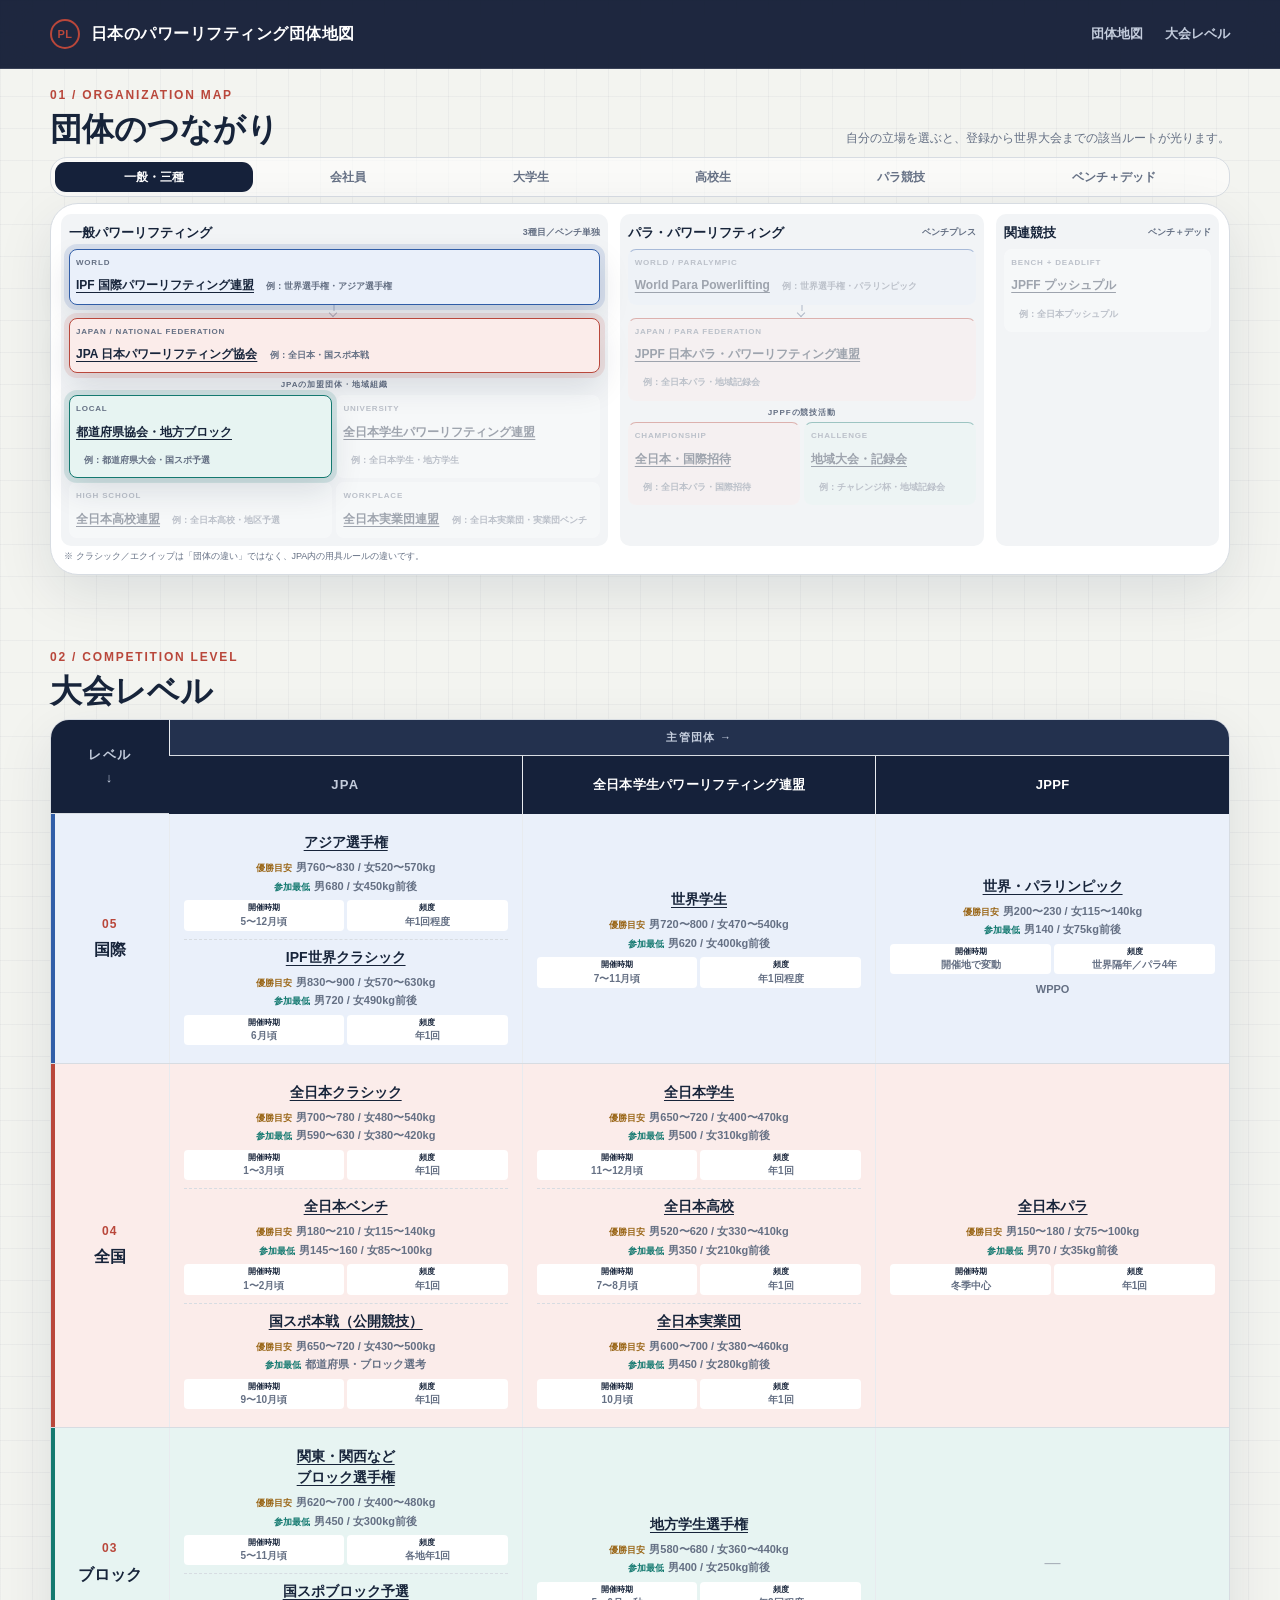
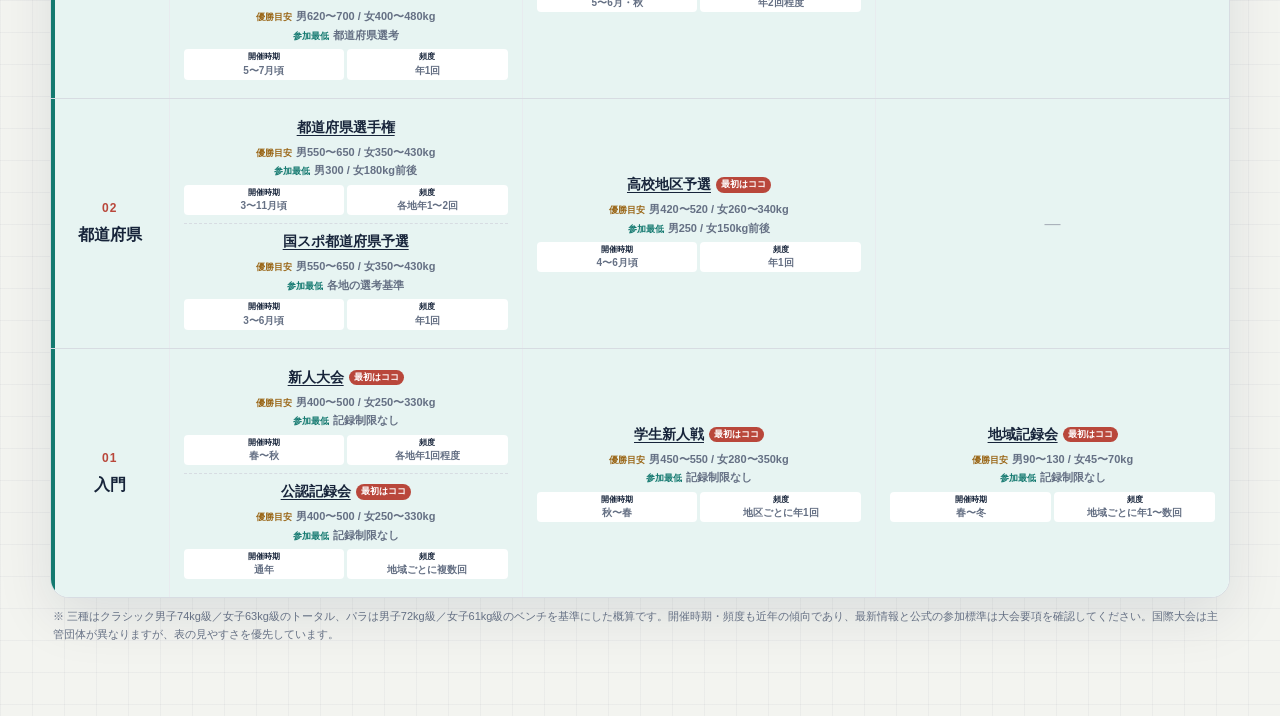
<file: index.html>
<!doctype html>
<html lang="ja">
<head>
  <meta charset="utf-8">
  <meta name="viewport" content="width=device-width, initial-scale=1">
  <meta name="description" content="日本のパワーリフティング協会・連盟の役割と大会を、一目で理解できる図解ページです。">
  <title>日本のパワーリフティング団体地図</title>
  <link rel="stylesheet" href="styles.css">
</head>
<body id="top">
  <header class="site-header">
    <div class="page-shell header-inner">
      <a class="brand" href="#top" aria-label="ページ上部へ">
        <span class="brand-mark" aria-hidden="true">PL</span>
        日本のパワーリフティング団体地図
      </a>
      <nav class="header-nav" aria-label="ページ内ナビゲーション">
        <a href="#map">団体地図</a>
        <a href="#events">大会レベル</a>
      </nav>
    </div>
  </header>

  <main class="page-shell">
    <section id="map" aria-labelledby="map-title">
      <div class="section-heading">
        <div>
          <span class="section-number">01 / ORGANIZATION MAP</span>
          <h1 id="map-title">団体のつながり</h1>
        </div>
        <p class="section-note">自分の立場を選ぶと、登録から世界大会までの該当ルートが光ります。</p>
      </div>

      <div class="route-picker" role="group" aria-label="立場を選択">
        <button class="route-button" type="button" data-profile="general" aria-pressed="true">一般・三種</button>
        <button class="route-button" type="button" data-profile="company" aria-pressed="false">会社員</button>
        <button class="route-button" type="button" data-profile="student" aria-pressed="false">大学生</button>
        <button class="route-button" type="button" data-profile="highschool" aria-pressed="false">高校生</button>
        <button class="route-button" type="button" data-profile="para" aria-pressed="false">パラ競技</button>
        <button class="route-button" type="button" data-profile="pushpull" aria-pressed="false">ベンチ＋デッド</button>
      </div>

      <div class="map-panel">
        <div class="ecosystem-grid">
          <article class="ecosystem" aria-labelledby="general-ecosystem-title">
            <div class="ecosystem-label">
              <h3 id="general-ecosystem-title">一般パワーリフティング</h3>
              <span>3種目／ベンチ単独</span>
            </div>
            <div class="node world-node scope-world" data-node="ipf">
              <small>WORLD</small>
              <a class="node-link" href="https://www.powerlifting.sport/" target="_blank" rel="noreferrer"><strong>IPF 国際パワーリフティング連盟</strong></a>
              <span class="node-examples">例：世界選手権・アジア選手権</span>
              <p>世界・アジア選手権を運営する国際団体</p>
            </div>
            <div class="vertical-link" aria-hidden="true"></div>
            <div class="node national-node scope-national" data-node="jpa">
              <small>JAPAN / NATIONAL FEDERATION</small>
              <a class="node-link" href="https://www.jpa-powerlifting.or.jp/" target="_blank" rel="noreferrer" data-jump-profile="general"><strong>JPA 日本パワーリフティング協会</strong></a>
              <span class="node-examples">例：全日本・国スポ本戦</span>
              <p>国内ルール、日本記録、全日本大会、日本代表を統括</p>
            </div>
            <p class="branch-label">JPAの加盟団体・地域組織</p>
            <div class="branch-grid">
              <div class="node scope-local" data-node="local">
                <small>LOCAL</small>
                <a class="node-link" href="https://www.jpa-powerlifting.or.jp/overview.php" target="_blank" rel="noreferrer" data-jump-profile="general"><strong>都道府県協会・地方ブロック</strong></a>
                <span class="node-examples">例：都道府県大会・国スポ予選</span>
                <p>一般選手の登録窓口。地方大会や公認記録会を開催</p>
              </div>
              <div class="node scope-mixed" data-node="student">
                <small>UNIVERSITY</small>
                <a class="node-link" href="https://pando.life/@foo1vvbly2" target="_blank" rel="noreferrer" data-jump-profile="student"><strong>全日本学生パワーリフティング連盟</strong></a>
                <span class="node-examples">例：全日本学生・地方学生</span>
                <p>大学部活、地方学連、インカレを担当</p>
              </div>
              <div class="node scope-mixed" data-node="highschool">
                <small>HIGH SCHOOL</small>
                <a class="node-link" href="https://power-high.sakura.ne.jp/" target="_blank" rel="noreferrer" data-jump-profile="highschool"><strong>全日本高校連盟</strong></a>
                <span class="node-examples">例：全日本高校・地区予選</span>
                <p>高校生の全国大会・選抜大会を担当</p>
              </div>
              <div class="node scope-mixed" data-node="company">
                <small>WORKPLACE</small>
                <a class="node-link" href="https://jitsugyoudanpower.wixsite.com/my-site" target="_blank" rel="noreferrer" data-jump-profile="company"><strong>全日本実業団連盟</strong></a>
                <span class="node-examples">例：全日本実業団・実業団ベンチ</span>
                <p>会社単位の個人戦・団体戦を担当</p>
              </div>
            </div>
          </article>

          <article class="ecosystem para" aria-labelledby="para-ecosystem-title">
            <div class="ecosystem-label">
              <h3 id="para-ecosystem-title">パラ・パワーリフティング</h3>
              <span>ベンチプレス</span>
            </div>
            <div class="node world-node scope-world" data-node="wppo">
              <small>WORLD / PARALYMPIC</small>
              <a class="node-link" href="https://www.paralympic.org/powerlifting" target="_blank" rel="noreferrer"><strong>World Para Powerlifting</strong></a>
              <span class="node-examples">例：世界選手権・パラリンピック</span>
              <p>パラリンピックにつながる世界競技組織</p>
            </div>
            <div class="vertical-link" aria-hidden="true"></div>
            <div class="node para-node scope-national" data-node="jppf">
              <small>JAPAN / PARA FEDERATION</small>
              <a class="node-link" href="https://jppf.jp/" target="_blank" rel="noreferrer" data-jump-profile="para"><strong>JPPF 日本パラ・パワーリフティング連盟</strong></a>
              <span class="node-examples">例：全日本パラ・地域記録会</span>
              <p>対象は下肢障がい・低身長の選手など。国内大会と代表強化を統括</p>
            </div>
            <p class="branch-label">JPPFの競技活動</p>
            <div class="branch-grid">
              <div class="node scope-national" data-node="para-national">
                <small>CHAMPIONSHIP</small>
                <a class="node-link" href="https://jppf.jp/game" target="_blank" rel="noreferrer"><strong>全日本・国際招待</strong></a>
                <span class="node-examples">例：全日本パラ・国際招待</span>
                <p>国内最高レベルと日本代表選考</p>
              </div>
              <div class="node scope-local" data-node="para-local">
                <small>CHALLENGE</small>
                <a class="node-link" href="https://jppf.jp/game" target="_blank" rel="noreferrer"><strong>地域大会・記録会</strong></a>
                <span class="node-examples">例：チャレンジ杯・地域記録会</span>
                <p>チャレンジカップ、オープン大会など</p>
              </div>
            </div>
          </article>

          <aside class="ecosystem related-ecosystem" aria-labelledby="related-ecosystem-title">
            <div class="ecosystem-label">
              <h3 id="related-ecosystem-title">関連競技</h3>
              <span>ベンチ＋デッド</span>
            </div>
            <div class="node scope-mixed" data-node="jpff">
              <small>BENCH + DEADLIFT</small>
              <a class="node-link" href="https://push-pull.wixsite.com/jpff" target="_blank" rel="noreferrer" data-jump-profile="pushpull"><strong>JPFF プッシュプル</strong></a>
              <span class="node-examples">例：全日本プッシュプル</span>
              <p>スクワットを行わない二種目競技</p>
            </div>
          </aside>
        </div>
        <p class="map-caption">※ クラシック／エクイップは「団体の違い」ではなく、JPA内の用具ルールの違いです。</p>
      </div>
    </section>

    <section class="section-block" id="events" aria-labelledby="events-title">
      <div class="section-heading">
        <div>
          <span class="section-number">02 / COMPETITION LEVEL</span>
          <h1 id="events-title">大会レベル</h1>
        </div>
      </div>

      <p class="scroll-hint" aria-hidden="true">← 横に見られます →</p>
      <div class="level-matrix-wrap">
        <table class="level-matrix">
          <caption class="sr-only">大会レベルと主管団体の対応表</caption>
          <thead>
            <tr>
              <th scope="col" rowspan="2">レベル<br>↓</th>
              <th scope="colgroup" colspan="3" class="axis-heading">主管団体 →</th>
            </tr>
            <tr>
              <th scope="col">JPA</th>
              <th scope="col">全日本学生パワーリフティング連盟</th>
              <th scope="col">JPPF</th>
            </tr>
          </thead>
          <tbody>
            <tr class="scope-world">
              <td class="level-cell"><span>05</span><strong>国際</strong></td>
              <td>
                <span class="meet"><a class="meet-link" href="https://www.powerlifting.sport/championships/calendar" target="_blank" rel="noreferrer">アジア選手権</a><span class="meet-records"><span><b class="win">優勝目安</b>男760〜830 / 女520〜570kg</span><span><b class="entry">参加最低</b>男680 / 女450kg前後</span></span><span class="meet-schedule"><span><b>開催時期</b>5〜12月頃</span><span><b>頻度</b>年1回程度</span></span></span>
                <span class="meet"><a class="meet-link" href="https://www.powerlifting.sport/championships/calendar" target="_blank" rel="noreferrer">IPF世界クラシック</a><span class="meet-records"><span><b class="win">優勝目安</b>男830〜900 / 女570〜630kg</span><span><b class="entry">参加最低</b>男720 / 女490kg前後</span></span><span class="meet-schedule"><span><b>開催時期</b>6月頃</span><span><b>頻度</b>年1回</span></span></span>
              </td>
              <td><span class="meet"><a class="meet-link" href="https://www.jpa-powerlifting.or.jp/championships.php" target="_blank" rel="noreferrer">世界学生</a><span class="meet-records"><span><b class="win">優勝目安</b>男720〜800 / 女470〜540kg</span><span><b class="entry">参加最低</b>男620 / 女400kg前後</span></span><span class="meet-schedule"><span><b>開催時期</b>7〜11月頃</span><span><b>頻度</b>年1回程度</span></span></span></td>
              <td><span class="meet"><a class="meet-link" href="https://jppf.jp/index/page/id/177" target="_blank" rel="noreferrer">世界・パラリンピック</a><span class="meet-records"><span><b class="win">優勝目安</b>男200〜230 / 女115〜140kg</span><span><b class="entry">参加最低</b>男140 / 女75kg前後</span></span><span class="meet-schedule"><span><b>開催時期</b>開催地で変動</span><span><b>頻度</b>世界隔年／パラ4年</span></span></span><span class="meet-owner">WPPO</span></td>
            </tr>
            <tr class="scope-national">
              <td class="level-cell"><span>04</span><strong>全国</strong></td>
              <td>
                <span class="meet"><a class="meet-link" href="https://www.jpa-powerlifting.or.jp/championships.php" target="_blank" rel="noreferrer">全日本クラシック</a><span class="meet-records"><span><b class="win">優勝目安</b>男700〜780 / 女480〜540kg</span><span><b class="entry">参加最低</b>男590〜630 / 女380〜420kg</span></span><span class="meet-schedule"><span><b>開催時期</b>1〜3月頃</span><span><b>頻度</b>年1回</span></span></span>
                <span class="meet"><a class="meet-link" href="https://www.jpa-powerlifting.or.jp/championships.php" target="_blank" rel="noreferrer">全日本ベンチ</a><span class="meet-records"><span><b class="win">優勝目安</b>男180〜210 / 女115〜140kg</span><span><b class="entry">参加最低</b>男145〜160 / 女85〜100kg</span></span><span class="meet-schedule"><span><b>開催時期</b>1〜2月頃</span><span><b>頻度</b>年1回</span></span></span>
                <span class="meet"><a class="meet-link" href="https://ros-cdn.s3.ap-northeast-1.amazonaws.com/hp/img/ros_keiyaku/18309/aomori_spo_youkou.pdf" target="_blank" rel="noreferrer">国スポ本戦（公開競技）</a><span class="meet-records"><span><b class="win">優勝目安</b>男650〜720 / 女430〜500kg</span><span><b class="entry">参加最低</b>都道府県・ブロック選考</span></span><span class="meet-schedule"><span><b>開催時期</b>9〜10月頃</span><span><b>頻度</b>年1回</span></span></span>
              </td>
              <td>
                <span class="meet"><a class="meet-link" href="https://pando.life/@foo1vvbly2/article" target="_blank" rel="noreferrer">全日本学生</a><span class="meet-records"><span><b class="win">優勝目安</b>男650〜720 / 女400〜470kg</span><span><b class="entry">参加最低</b>男500 / 女310kg前後</span></span><span class="meet-schedule"><span><b>開催時期</b>11〜12月頃</span><span><b>頻度</b>年1回</span></span></span>
                <span class="meet"><a class="meet-link" href="https://power-high.sakura.ne.jp/taikai.html" target="_blank" rel="noreferrer">全日本高校</a><span class="meet-records"><span><b class="win">優勝目安</b>男520〜620 / 女330〜410kg</span><span><b class="entry">参加最低</b>男350 / 女210kg前後</span></span><span class="meet-schedule"><span><b>開催時期</b>7〜8月頃</span><span><b>頻度</b>年1回</span></span></span>
                <span class="meet"><a class="meet-link" href="https://jitsugyoudanpower.wixsite.com/my-site/%E8%A4%87%E8%A3%BD-%E5%A4%A7%E4%BC%9A%E6%83%85%E5%A0%B1-2" target="_blank" rel="noreferrer">全日本実業団</a><span class="meet-records"><span><b class="win">優勝目安</b>男600〜700 / 女380〜460kg</span><span><b class="entry">参加最低</b>男450 / 女280kg前後</span></span><span class="meet-schedule"><span><b>開催時期</b>10月頃</span><span><b>頻度</b>年1回</span></span></span>
              </td>
              <td><span class="meet"><a class="meet-link" href="https://jppf.jp/game" target="_blank" rel="noreferrer">全日本パラ</a><span class="meet-records"><span><b class="win">優勝目安</b>男150〜180 / 女75〜100kg</span><span><b class="entry">参加最低</b>男70 / 女35kg前後</span></span><span class="meet-schedule"><span><b>開催時期</b>冬季中心</span><span><b>頻度</b>年1回</span></span></span></td>
            </tr>
            <tr class="scope-local">
              <td class="level-cell"><span>03</span><strong>ブロック</strong></td>
              <td>
                <span class="meet"><a class="meet-link" href="prefectures.html?type=block">関東・関西など<br>ブロック選手権</a><span class="meet-records"><span><b class="win">優勝目安</b>男620〜700 / 女400〜480kg</span><span><b class="entry">参加最低</b>男450 / 女300kg前後</span></span><span class="meet-schedule"><span><b>開催時期</b>5〜11月頃</span><span><b>頻度</b>各地年1回</span></span></span>
                <span class="meet"><a class="meet-link" href="prefectures.html?type=kokuspo-block">国スポブロック予選</a><span class="meet-records"><span><b class="win">優勝目安</b>男620〜700 / 女400〜480kg</span><span><b class="entry">参加最低</b>都道府県選考</span></span><span class="meet-schedule"><span><b>開催時期</b>5〜7月頃</span><span><b>頻度</b>年1回</span></span></span>
              </td>
              <td><span class="meet"><a class="meet-link" href="https://pando.life/@foo1vvbly2/article" target="_blank" rel="noreferrer">地方学生選手権</a><span class="meet-records"><span><b class="win">優勝目安</b>男580〜680 / 女360〜440kg</span><span><b class="entry">参加最低</b>男400 / 女250kg前後</span></span><span class="meet-schedule"><span><b>開催時期</b>5〜6月・秋</span><span><b>頻度</b>年2回程度</span></span></span></td>
              <td><span class="empty">—</span></td>
            </tr>
            <tr class="scope-local">
              <td class="level-cell"><span>02</span><strong>都道府県</strong></td>
              <td>
                <span class="meet"><a class="meet-link" href="prefectures.html?type=championship">都道府県選手権</a><span class="meet-records"><span><b class="win">優勝目安</b>男550〜650 / 女350〜430kg</span><span><b class="entry">参加最低</b>男300 / 女180kg前後</span></span><span class="meet-schedule"><span><b>開催時期</b>3〜11月頃</span><span><b>頻度</b>各地年1〜2回</span></span></span>
                <span class="meet"><a class="meet-link" href="prefectures.html?type=kokuspo">国スポ都道府県予選</a><span class="meet-records"><span><b class="win">優勝目安</b>男550〜650 / 女350〜430kg</span><span><b class="entry">参加最低</b>各地の選考基準</span></span><span class="meet-schedule"><span><b>開催時期</b>3〜6月頃</span><span><b>頻度</b>年1回</span></span></span>
              </td>
              <td><span class="meet"><a class="meet-link" href="https://power-high.sakura.ne.jp/taikai.html" target="_blank" rel="noreferrer">高校地区予選</a><span class="first-badge">最初はココ</span><span class="meet-records"><span><b class="win">優勝目安</b>男420〜520 / 女260〜340kg</span><span><b class="entry">参加最低</b>男250 / 女150kg前後</span></span><span class="meet-schedule"><span><b>開催時期</b>4〜6月頃</span><span><b>頻度</b>年1回</span></span></span></td>
              <td><span class="empty">—</span></td>
            </tr>
            <tr class="scope-local">
              <td class="level-cell"><span>01</span><strong>入門</strong></td>
              <td>
                <span class="meet"><a class="meet-link" href="prefectures.html?type=rookie">新人大会</a><span class="first-badge">最初はココ</span><span class="meet-records"><span><b class="win">優勝目安</b>男400〜500 / 女250〜330kg</span><span><b class="entry">参加最低</b>記録制限なし</span></span><span class="meet-schedule"><span><b>開催時期</b>春〜秋</span><span><b>頻度</b>各地年1回程度</span></span></span>
                <span class="meet"><a class="meet-link" href="prefectures.html?type=record">公認記録会</a><span class="first-badge">最初はココ</span><span class="meet-records"><span><b class="win">優勝目安</b>男400〜500 / 女250〜330kg</span><span><b class="entry">参加最低</b>記録制限なし</span></span><span class="meet-schedule"><span><b>開催時期</b>通年</span><span><b>頻度</b>地域ごとに複数回</span></span></span>
              </td>
              <td><span class="meet"><a class="meet-link" href="https://pando.life/@foo1vvbly2/article" target="_blank" rel="noreferrer">学生新人戦</a><span class="first-badge">最初はココ</span><span class="meet-records"><span><b class="win">優勝目安</b>男450〜550 / 女280〜350kg</span><span><b class="entry">参加最低</b>記録制限なし</span></span><span class="meet-schedule"><span><b>開催時期</b>秋〜春</span><span><b>頻度</b>地区ごとに年1回</span></span></span></td>
              <td><span class="meet"><a class="meet-link" href="https://jppf.jp/game" target="_blank" rel="noreferrer">地域記録会</a><span class="first-badge">最初はココ</span><span class="meet-records"><span><b class="win">優勝目安</b>男90〜130 / 女45〜70kg</span><span><b class="entry">参加最低</b>記録制限なし</span></span><span class="meet-schedule"><span><b>開催時期</b>春〜冬</span><span><b>頻度</b>地域ごとに年1〜数回</span></span></span></td>
            </tr>
          </tbody>
        </table>
      </div>
      <p class="matrix-record-note">※ 三種はクラシック男子74kg級／女子63kg級のトータル、パラは男子72kg級／女子61kg級のベンチを基準にした概算です。開催時期・頻度も近年の傾向であり、最新情報と公式の参加標準は大会要項を確認してください。国際大会は主管団体が異なりますが、表の見やすさを優先しています。</p>

    </section>

  </main>

  <script src="script.js" defer></script>
</body>
</html>
</file>
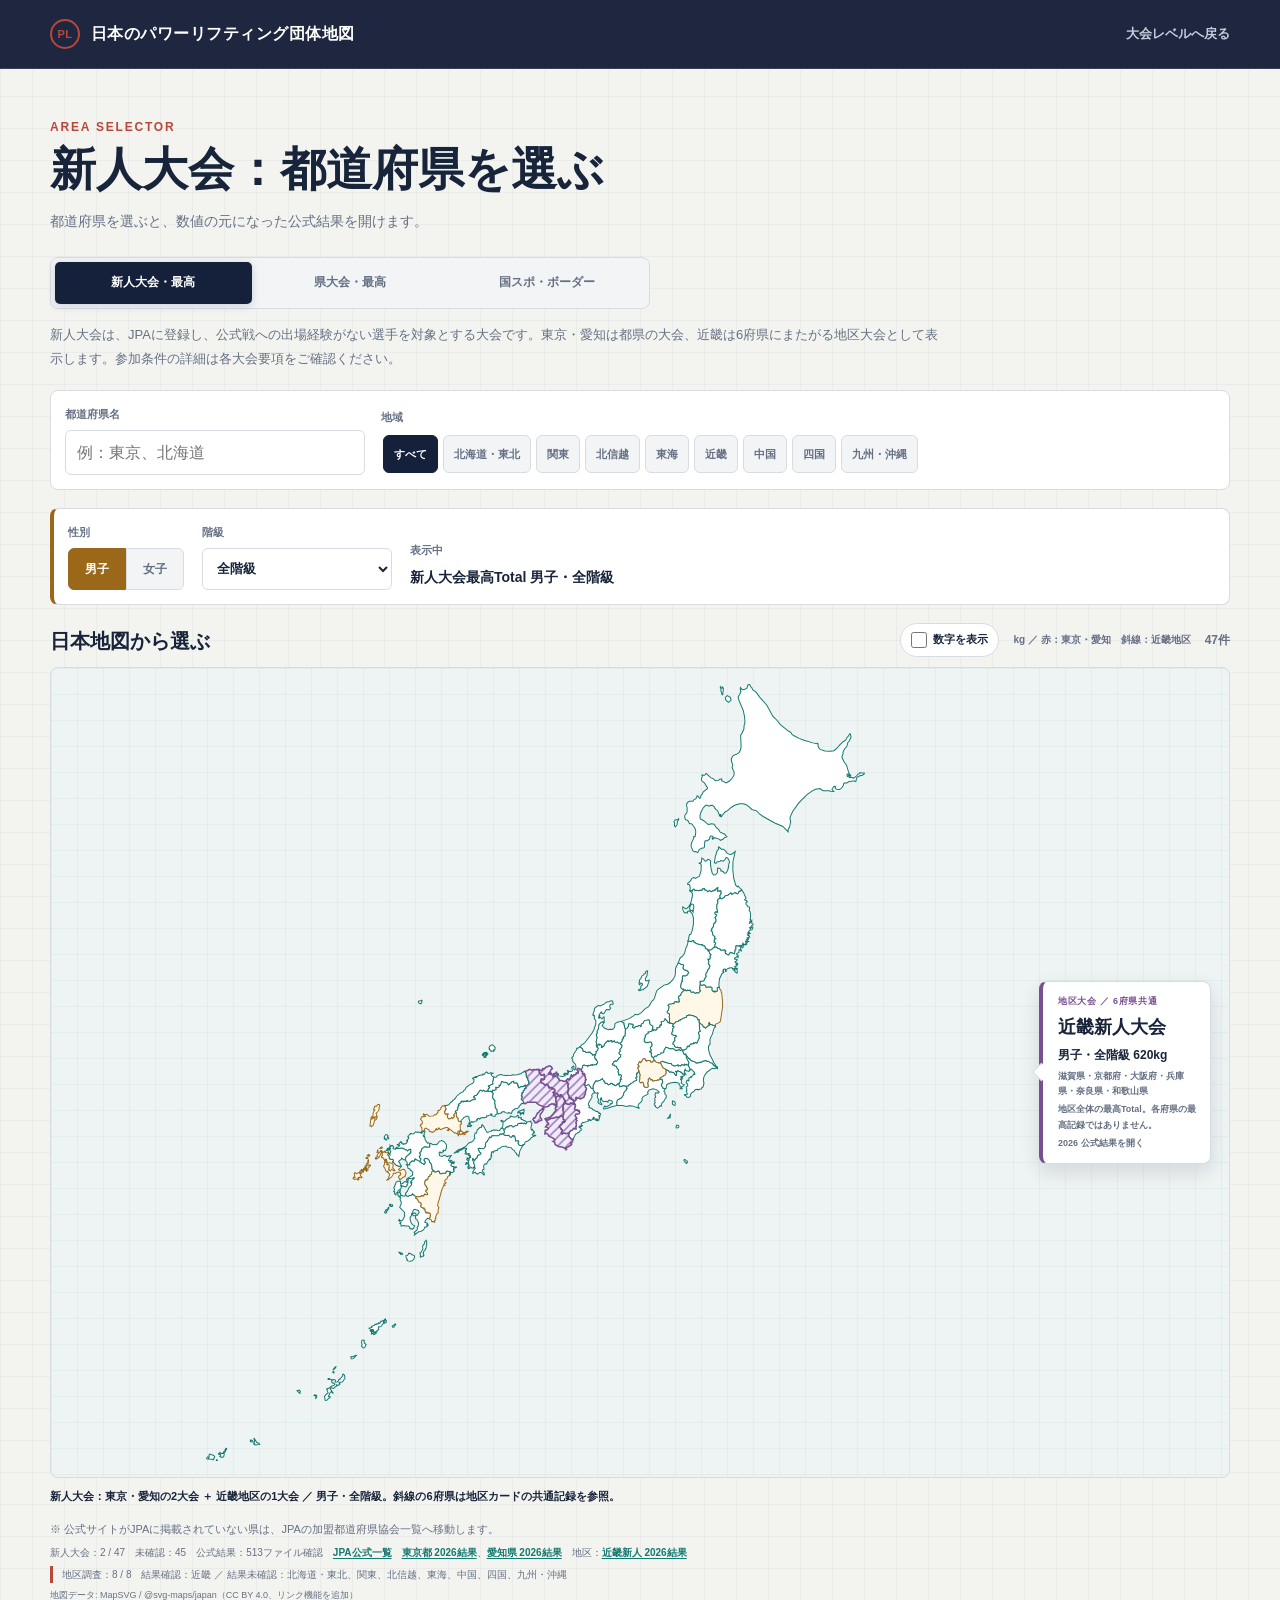
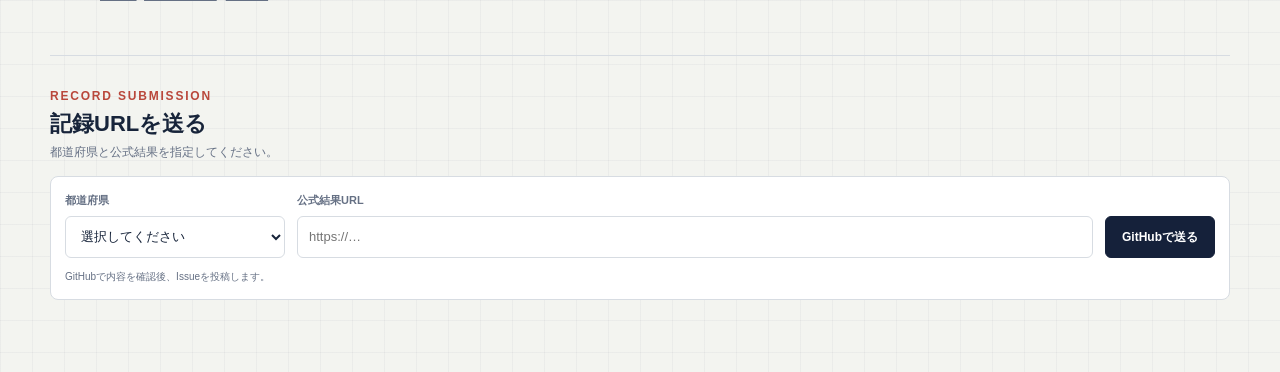
<file: prefectures.html>
<!doctype html>
<html lang="ja">
<head>
  <meta charset="utf-8">
  <meta name="viewport" content="width=device-width, initial-scale=1">
  <meta name="description" content="パワーリフティング大会の都道府県協会を選択するページです。">
  <title>都道府県を選ぶ｜日本のパワーリフティング団体地図</title>
  <link rel="stylesheet" href="styles.css?v=20260908-modes">
</head>
<body class="prefecture-page">
  <header class="site-header">
    <div class="page-shell header-inner">
      <a class="brand" href="index.html#top">
        <span class="brand-mark" aria-hidden="true">PL</span>
        日本のパワーリフティング団体地図
      </a>
      <nav class="header-nav" aria-label="ページナビゲーション">
        <a href="index.html#events">大会レベルへ戻る</a>
      </nav>
    </div>
  </header>

  <main class="page-shell prefecture-main">
    <section aria-labelledby="prefecture-title">
      <div class="prefecture-heading">
        <span class="section-number">AREA SELECTOR</span>
        <h1 id="prefecture-title">都道府県を選ぶ</h1>
        <p id="prefecture-description">最新の大会情報を確認する都道府県協会を選択してください。</p>
      </div>

      <nav class="record-version-switch" aria-label="表示する記録を切り替える">
        <a href="prefectures.html?type=rookie" data-meet-view="rookie">新人大会・最高</a>
        <a href="prefectures.html?type=championship" data-meet-view="championship">県大会・最高</a>
        <a href="prefectures.html?type=kokuspo" data-meet-view="kokuspo">国スポ・ボーダー</a>
      </nav>
      <p class="record-mode-description" id="record-mode-description"></p>

      <div class="prefecture-toolbar">
        <div class="prefecture-search">
          <label for="prefecture-search">都道府県名</label>
          <input id="prefecture-search" type="search" placeholder="例：東京、北海道" autocomplete="off">
        </div>
        <div>
          <span class="region-label">地域</span>
          <div class="region-picker" role="group" aria-label="地域で絞り込む">
            <button class="region-button" type="button" data-region="all" aria-pressed="true">すべて</button>
            <button class="region-button" type="button" data-region="北海道・東北" aria-pressed="false">北海道・東北</button>
            <button class="region-button" type="button" data-region="関東" aria-pressed="false">関東</button>
            <button class="region-button" type="button" data-region="北信越" aria-pressed="false">北信越</button>
            <button class="region-button" type="button" data-region="東海" aria-pressed="false">東海</button>
            <button class="region-button" type="button" data-region="近畿" aria-pressed="false">近畿</button>
            <button class="region-button" type="button" data-region="中国" aria-pressed="false">中国</button>
            <button class="region-button" type="button" data-region="四国" aria-pressed="false">四国</button>
            <button class="region-button" type="button" data-region="九州・沖縄" aria-pressed="false">九州・沖縄</button>
          </div>
        </div>
      </div>

      <div class="record-toolbar" id="record-toolbar" aria-label="記録の表示条件">
        <div class="record-control">
          <span class="record-control-label">性別</span>
          <div class="record-sex-picker" role="group" aria-label="性別を選ぶ">
            <button type="button" data-sex="men" aria-pressed="true">男子</button>
            <button type="button" data-sex="women" aria-pressed="false">女子</button>
          </div>
        </div>
        <label class="record-class-control" for="record-weight-class">
          <span>階級</span>
          <select id="record-weight-class"></select>
        </label>
        <div class="record-current">
          <span>表示中</span>
          <strong id="record-current-label" aria-live="polite">大会最高Total 男子・全階級</strong>
        </div>
      </div>

      <div class="prefecture-results-heading">
        <h2>日本地図から選ぶ</h2>
        <div class="map-result-meta">
          <label class="map-number-toggle" for="map-number-toggle">
            <input type="checkbox" id="map-number-toggle">
            <span>数字を表示</span>
          </label>
          <span class="record-unit" id="record-unit">kg</span>
          <span class="prefecture-count" id="prefecture-count" aria-live="polite"></span>
        </div>
      </div>
      <div class="japan-map-frame" id="japan-map-frame">
        <nav class="japan-map" id="prefecture-map" aria-label="都道府県協会の日本地図"></nav>
        <aside class="district-callouts" id="district-callouts" aria-label="地区大会の記録" hidden></aside>
        <div class="map-prefecture-name" id="map-prefecture-name" aria-live="polite"></div>
      </div>
      <p class="record-scope-note" id="record-scope-note">東京・愛知の2大会と近畿地区の1大会</p>
      <p class="prefecture-empty" id="prefecture-empty" aria-live="polite" hidden>該当する都道府県がありません。</p>
      <p class="prefecture-note">※ 公式サイトがJPAに掲載されていない県は、JPAの加盟都道府県協会一覧へ移動します。</p>
      <details class="record-detail-list" id="record-detail-list" hidden>
        <summary>都道府県別の記録・通過者・出典を一覧で確認</summary>
        <div class="record-table-scroll" tabindex="0" role="region" aria-label="国スポ選考記録一覧">
          <table>
            <caption id="record-table-caption"></caption>
            <thead><tr><th scope="col">都道府県</th><th scope="col">最低Total</th><th scope="col">選考通過者</th><th scope="col">出典</th></tr></thead>
            <tbody id="record-table-body"></tbody>
          </table>
        </div>
      </details>
      <p class="record-coverage" id="record-coverage"></p>
      <p class="district-coverage" id="district-coverage"></p>
      <p class="map-credit">地図データ: <a href="https://mapsvg.com/maps/japan" target="_blank" rel="noreferrer">MapSVG</a> / <a href="https://www.npmjs.com/package/@svg-maps/japan" target="_blank" rel="noreferrer">@svg-maps/japan</a>（<a href="https://creativecommons.org/licenses/by/4.0/" target="_blank" rel="noreferrer">CC BY 4.0</a>、リンク機能を追加）</p>
    </section>

    <section class="record-submission" aria-labelledby="record-submission-title">
      <div class="record-submission-heading">
        <span class="section-number">RECORD SUBMISSION</span>
        <h2 id="record-submission-title">記録URLを送る</h2>
        <p>都道府県と公式結果を指定してください。</p>
      </div>
      <form class="record-submission-form" id="record-submission-form" action="https://github.com/tomochi3/PL/issues/new" method="get" target="_blank">
        <label class="record-submission-field" for="submission-prefecture">
          <span>都道府県</span>
          <select id="submission-prefecture" name="prefecture" required>
            <option value="">選択してください</option>
            <option value="北海道">北海道</option>
            <option value="青森県">青森県</option>
            <option value="岩手県">岩手県</option>
            <option value="宮城県">宮城県</option>
            <option value="秋田県">秋田県</option>
            <option value="山形県">山形県</option>
            <option value="福島県">福島県</option>
            <option value="茨城県">茨城県</option>
            <option value="栃木県">栃木県</option>
            <option value="群馬県">群馬県</option>
            <option value="埼玉県">埼玉県</option>
            <option value="千葉県">千葉県</option>
            <option value="東京都">東京都</option>
            <option value="神奈川県">神奈川県</option>
            <option value="山梨県">山梨県</option>
            <option value="新潟県">新潟県</option>
            <option value="富山県">富山県</option>
            <option value="石川県">石川県</option>
            <option value="福井県">福井県</option>
            <option value="長野県">長野県</option>
            <option value="静岡県">静岡県</option>
            <option value="愛知県">愛知県</option>
            <option value="岐阜県">岐阜県</option>
            <option value="三重県">三重県</option>
            <option value="滋賀県">滋賀県</option>
            <option value="京都府">京都府</option>
            <option value="大阪府">大阪府</option>
            <option value="兵庫県">兵庫県</option>
            <option value="奈良県">奈良県</option>
            <option value="和歌山県">和歌山県</option>
            <option value="鳥取県">鳥取県</option>
            <option value="島根県">島根県</option>
            <option value="岡山県">岡山県</option>
            <option value="広島県">広島県</option>
            <option value="山口県">山口県</option>
            <option value="徳島県">徳島県</option>
            <option value="香川県">香川県</option>
            <option value="愛媛県">愛媛県</option>
            <option value="高知県">高知県</option>
            <option value="福岡県">福岡県</option>
            <option value="佐賀県">佐賀県</option>
            <option value="長崎県">長崎県</option>
            <option value="熊本県">熊本県</option>
            <option value="大分県">大分県</option>
            <option value="宮崎県">宮崎県</option>
            <option value="鹿児島県">鹿児島県</option>
            <option value="沖縄県">沖縄県</option>
          </select>
        </label>
        <label class="record-submission-field record-submission-url" for="submission-url">
          <span>公式結果URL</span>
          <input id="submission-url" name="result_url" type="url" inputmode="url" placeholder="https://…" autocomplete="url" required>
        </label>
        <button class="record-submission-button" type="submit">GitHubで送る</button>
        <p class="record-submission-help">GitHubで内容を確認後、Issueを投稿します。</p>
      </form>
    </section>
  </main>

  <script src="japan-map-data.js" defer></script>
  <script src="newcomer-results.js" defer></script>
  <script src="prefecture-fallback-results.js" defer></script>
  <script src="newcomer-research.js" defer></script>
  <script src="kokuspo-results.js" defer></script>
  <script src="prefecture-records.js" defer></script>
  <script src="prefectures.js" defer></script>
</body>
</html>
</file>
<file: styles.css>
:root {
  color-scheme: light;
  --ink: #17243a;
  --muted: #657084;
  --paper: #f3f4f0;
  --surface: #fff;
  --surface-subtle: #f2f4f6;
  --surface-alt: #fafbfc;
  --line: #d7dce2;
  --line-soft: #e8ebef;
  --navy: #15213a;
  --navy-2: #23314e;
  --world: #315ea8;
  --world-soft: #eaf0fa;
  --red: #b9473b;
  --red-soft: #fbecea;
  --teal: #147970;
  --teal-soft: #e7f4f2;
  --gold: #9b681a;
  --text-on-dark-muted: #c4cddd;
  --connector: #aeb8c7;
  --white: #fff;
  --shadow: 0 18px 55px rgba(14, 28, 55, .10);
  --radius-lg: 28px;
  --radius-md: 19px;
  --radius-sm: 12px;
}

* { box-sizing: border-box; }

.sr-only {
  position: absolute;
  width: 1px;
  height: 1px;
  padding: 0;
  margin: -1px;
  overflow: hidden;
  clip: rect(0, 0, 0, 0);
  white-space: nowrap;
  border: 0;
}

html { scroll-behavior: smooth; }

body {
  margin: 0;
  min-width: 320px;
  background:
    linear-gradient(rgba(16, 26, 52, .035) 1px, transparent 1px),
    linear-gradient(90deg, rgba(16, 26, 52, .035) 1px, transparent 1px),
    var(--paper);
  background-size: 32px 32px;
  color: var(--ink);
  font-family: -apple-system, BlinkMacSystemFont, "Hiragino Sans", "Yu Gothic UI", "Yu Gothic", "Noto Sans JP", sans-serif;
  line-height: 1.7;
}

button, a { font: inherit; }

a {
  color: inherit;
  -webkit-user-drag: none;
  -webkit-user-select: text;
  user-select: text;
}

.page-shell {
  width: min(1180px, calc(100% - 40px));
  margin: 0 auto;
}

.site-header {
  position: sticky;
  z-index: 20;
  top: 0;
  border-bottom: 1px solid rgba(255,255,255,.12);
  background: rgba(16, 26, 52, .94);
  color: var(--white);
  backdrop-filter: blur(14px);
}

.header-inner {
  min-height: 68px;
  display: flex;
  align-items: center;
  justify-content: space-between;
  gap: 24px;
}

.brand {
  display: inline-flex;
  align-items: center;
  gap: 11px;
  color: var(--white);
  text-decoration: none;
  font-weight: 800;
  letter-spacing: .03em;
}

.brand-mark {
  display: grid;
  width: 30px;
  height: 30px;
  place-items: center;
  border: 2px solid currentColor;
  border-radius: 50%;
  color: var(--red);
  font-size: 11px;
}

.header-nav {
  display: flex;
  gap: 22px;
  color: var(--text-on-dark-muted);
  font-size: 13px;
  font-weight: 700;
}

.header-nav a { text-decoration: none; }
.header-nav a:hover { color: var(--white); }

main { padding: 32px 0 72px; }

main > section { scroll-margin-top: 92px; }

.section-heading {
  display: flex;
  align-items: end;
  justify-content: space-between;
  gap: 30px;
  margin-bottom: 18px;
}

.section-number {
  display: block;
  margin-bottom: 5px;
  color: var(--red);
  font-size: 12px;
  font-weight: 900;
  letter-spacing: .15em;
}

h1,
h2 {
  margin: 0;
  font-size: clamp(29px, 4vw, 46px);
  line-height: 1.2;
  letter-spacing: 0;
}

.section-note {
  max-width: 480px;
  margin: 0;
  color: var(--muted);
  font-size: 14px;
}

.route-picker {
  margin-bottom: 12px;
  padding: 6px;
  border: 1px solid var(--line);
  border-radius: 17px;
  background: rgba(255,255,255,.58);
  display: flex;
  gap: 8px;
  overflow-x: auto;
  scrollbar-width: thin;
}

.route-button {
  flex: 1 0 auto;
  min-height: 38px;
  padding: 6px 14px;
  border: 0;
  border-radius: 11px;
  background: transparent;
  color: var(--muted);
  cursor: pointer;
  font-size: 13px;
  font-weight: 800;
  transition: background .2s, color .2s, transform .2s;
}

.route-button:hover { color: var(--ink); transform: translateY(-1px); }
.route-button[aria-pressed="true"] { background: var(--navy); color: var(--white); }

.map-panel {
  padding: 18px;
  border: 1px solid var(--line);
  border-radius: var(--radius-lg);
  background: var(--surface);
  box-shadow: var(--shadow);
}

.ecosystem-grid {
  display: grid;
  grid-template-columns: minmax(0, 1.35fr) minmax(260px, .9fr) minmax(200px, .55fr);
  gap: 12px;
  align-items: stretch;
}

.ecosystem {
  position: relative;
  min-width: 0;
  padding: 14px;
  border-radius: 14px;
  background: var(--surface-subtle);
}

.ecosystem.para { background: var(--surface-subtle); }

.ecosystem-label {
  display: flex;
  align-items: center;
  justify-content: space-between;
  gap: 14px;
  margin-bottom: 10px;
}

.ecosystem-label h3 { margin: 0; font-size: 17px; }
.ecosystem-label span { color: var(--muted); font-size: 11px; font-weight: 800; }

.node {
  position: relative;
  display: block;
  width: 100%;
  padding: 10px;
  border: 2px solid transparent;
  border-radius: 10px;
  background: var(--surface);
  color: var(--ink);
  text-align: left;
  transition: opacity .25s, border-color .25s, box-shadow .25s, transform .25s;
}

.node small {
  display: block;
  margin-bottom: 2px;
  color: var(--muted);
  font-size: 9px;
  font-weight: 900;
  letter-spacing: .1em;
}

.node strong { display: block; font-size: 14px; line-height: 1.35; }
.node-link strong { display: inline; }
.node-examples {
  margin-left: 8px;
  color: var(--muted);
  font-size: 10px;
  font-weight: 700;
  line-height: 1.4;
  white-space: nowrap;
}
.node p { margin: 4px 0 0; color: var(--muted); font-size: 10px; line-height: 1.45; }

.node.scope-world {
  border-top-color: var(--world);
  background: var(--world-soft);
  color: var(--ink);
}
.node.scope-world small,
.node.scope-world p,
.node.scope-world .node-examples { color: var(--muted); }
.node.scope-national { border-top-color: var(--red); background: var(--red-soft); }
.node.scope-local { border-top-color: var(--teal); background: var(--teal-soft); }
.node.scope-mixed { background: var(--surface); }

.vertical-link {
  position: relative;
  height: 22px;
}

.vertical-link::before {
  content: "";
  position: absolute;
  left: 50%;
  top: 0;
  bottom: 7px;
  width: 2px;
  background: var(--connector);
  transform: translateX(-50%);
}

.vertical-link::after {
  content: "";
  position: absolute;
  left: calc(50% - 4px);
  bottom: 3px;
  width: 7px;
  height: 7px;
  border-right: 2px solid var(--connector);
  border-bottom: 2px solid var(--connector);
  transform: rotate(45deg);
}

.branch-label {
  margin: 9px 0 5px;
  color: var(--muted);
  font-size: 9px;
  font-weight: 900;
  letter-spacing: .12em;
  text-align: center;
}

.branch-grid {
  display: grid;
  grid-template-columns: repeat(2, minmax(0, 1fr));
  gap: 6px;
}

.branch-grid .node { min-height: 76px; }

.node.is-dimmed { opacity: .38; }
.node.is-active {
  z-index: 2;
  border-color: var(--red);
  box-shadow: 0 0 0 5px rgba(185,71,59,.12), 0 13px 32px rgba(18,33,61,.12);
  opacity: 1;
}

.node.scope-world.is-active {
  border-color: var(--world);
  box-shadow: 0 0 0 5px rgba(49,94,168,.14), 0 13px 32px rgba(18,33,61,.12);
}

.node.scope-local.is-active {
  border-color: var(--teal);
  box-shadow: 0 0 0 5px rgba(20,121,112,.14), 0 13px 32px rgba(18,33,61,.12);
}

.node.scope-mixed.is-active {
  border-color: var(--connector);
  box-shadow: 0 0 0 5px rgba(101,112,132,.12), 0 13px 32px rgba(18,33,61,.12);
}

.related-ecosystem .node { min-height: 76px; }

.map-caption {
  margin: 7px 3px 0;
  color: var(--muted);
  font-size: 10px;
}

.section-block { margin-top: 72px; }

.rookie-map-layout {
  display: grid;
  grid-template-columns: minmax(0, 1fr) 280px;
  min-height: 520px;
  overflow: hidden;
  border: 1px solid var(--line);
  border-radius: var(--radius-lg);
  background: var(--surface);
  box-shadow: var(--shadow);
}

.rookie-heading-side {
  display: grid;
  justify-items: end;
  gap: 9px;
}

.rookie-number-toggle {
  display: inline-flex;
  align-items: center;
  gap: 7px;
  min-height: 34px;
  padding: 4px 11px;
  border: 1px solid var(--line);
  border-radius: 999px;
  background: var(--surface);
  color: var(--ink);
  cursor: pointer;
  font-size: 12px;
  font-weight: 900;
}

.rookie-number-toggle input {
  width: 16px;
  height: 16px;
  margin: 0;
  accent-color: var(--red);
}

.rookie-map-stage {
  position: relative;
  min-width: 0;
  min-height: 520px;
  overflow: hidden;
  background: linear-gradient(145deg, #f8fafc, #eef1f4);
}

#rookie-map-svg {
  display: block;
  width: 100%;
  height: 100%;
}

.rookie-prefecture {
  fill: #dce2e7;
  stroke: #fff;
  stroke-width: .8;
  vector-effect: non-scaling-stroke;
}

.rookie-prefecture.has-result { fill: #86bdb7; }
.rookie-prefecture.is-selected { fill: var(--red); }

.rookie-leader {
  stroke: var(--navy);
  stroke-width: 1.5;
  stroke-linecap: round;
  vector-effect: non-scaling-stroke;
}

.rookie-leader-dot { fill: var(--navy); }

.rookie-map-markers {
  position: absolute;
  inset: 0;
  pointer-events: none;
}

.rookie-map-pin {
  position: absolute;
  z-index: 2;
  min-width: 106px;
  padding: 6px 9px;
  border: 1px solid rgba(21, 33, 58, .18);
  border-radius: 9px;
  background: rgba(255, 255, 255, .94);
  color: var(--ink);
  box-shadow: 0 7px 18px rgba(14, 28, 55, .13);
  cursor: pointer;
  pointer-events: auto;
  text-align: left;
  transform: translate(-50%, -50%);
}

.rookie-map-pin span,
.rookie-map-pin strong { display: block; }
.rookie-map-pin span { color: var(--red); font-size: 11px; font-weight: 900; }
.rookie-map-pin strong { font-size: 11px; line-height: 1.35; white-space: nowrap; }
.rookie-map-pin:hover { border-color: var(--red); }
.rookie-map-pin[aria-pressed="true"] { background: var(--navy); color: var(--white); }
.rookie-map-pin[aria-pressed="true"] span { color: #ffafa6; }

.rookie-detail {
  display: flex;
  flex-direction: column;
  justify-content: center;
  padding: 28px;
  border-left: 1px solid var(--line);
  background: var(--surface-alt);
}

.rookie-detail-heading {
  display: flex;
  align-items: baseline;
  gap: 8px;
}

.rookie-detail-heading span {
  padding: 2px 7px;
  border-radius: 999px;
  background: var(--teal-soft);
  color: var(--teal);
  font-size: 10px;
  font-weight: 900;
}

.rookie-detail-heading strong { font-size: 25px; }
.rookie-detail-heading small { color: var(--muted); font-weight: 800; }
.rookie-detail > p { margin: 6px 0 22px; color: var(--muted); font-size: 13px; font-weight: 700; }

.rookie-records {
  display: grid;
  gap: 14px;
  margin: 0 0 24px;
}

.rookie-records > div {
  padding-bottom: 13px;
  border-bottom: 1px solid var(--line);
}

.rookie-records dt { color: var(--muted); font-size: 11px; font-weight: 900; }
.rookie-records dd { margin: 0; line-height: 1.15; }
.rookie-records dd strong { font-size: 37px; letter-spacing: -.04em; }
.rookie-records dd span { margin-left: 4px; color: var(--muted); font-size: 13px; font-weight: 800; }
.rookie-records dd small { display: block; margin-top: 4px; color: var(--muted); font-size: 11px; }
.rookie-record-reading { display: none; }
.rookie-record-reading > span { margin-left: 4px; }
.rookie-record-placeholder { display: inline-block; margin: 9px 0 8px !important; font-size: 15px !important; }
.rookie-record-section.show-records .rookie-record-reading { display: inline; }
.rookie-record-section.show-records .rookie-record-placeholder { display: none; }

.rookie-source-link {
  align-self: flex-start;
  color: var(--red);
  font-size: 12px;
  font-weight: 900;
  text-underline-offset: 3px;
}

.rookie-map-meta {
  display: flex;
  flex-wrap: wrap;
  gap: 8px 16px;
  margin: 10px 3px 0;
  color: var(--muted);
  font-size: 10px;
  font-weight: 800;
}

.rookie-map-meta > span { display: inline-flex; align-items: center; gap: 5px; }

.legend-swatch {
  display: inline-block;
  width: 12px;
  height: 12px;
  border-radius: 3px;
}

.legend-swatch.has-result { background: #86bdb7; }
.legend-swatch.no-result { background: #dce2e7; }

.rookie-map-note,
.rookie-geo-source {
  margin: 5px 3px 0;
  color: var(--muted);
  font-size: 10px;
}

.rookie-geo-source a { text-underline-offset: 2px; }
.rookie-map-error { position: absolute; inset: 45% 0 auto; margin: 0; text-align: center; color: var(--muted); font-size: 12px; }

.level-matrix-wrap {
  overflow-x: auto;
  border: 1px solid var(--line);
  border-radius: var(--radius-md);
  background: var(--surface);
  box-shadow: var(--shadow);
}

.level-matrix {
  width: 100%;
   min-width: 760px;
  border-collapse: collapse;
  table-layout: fixed;
}

.level-matrix th,
.level-matrix td {
  padding: 18px 14px;
  border-bottom: 1px solid var(--line);
  border-left: 1px solid var(--line-soft);
  text-align: center;
  vertical-align: middle;
}

.level-matrix tr:last-child th,
.level-matrix tr:last-child td { border-bottom: 0; }
.level-matrix th:first-child,
.level-matrix td:first-child { border-left: 0; }

.level-matrix thead th {
  background: var(--navy);
  color: var(--white);
  font-size: 13px;
  font-weight: 900;
  letter-spacing: .02em;
}

.level-matrix thead th:first-child {
  width: 118px;
  color: var(--text-on-dark-muted);
  letter-spacing: .1em;
}

.level-matrix .axis-heading {
  padding-block: 8px;
  background: var(--navy-2);
  color: var(--text-on-dark-muted);
  font-size: 11px;
  letter-spacing: .12em;
}

.level-cell { background: var(--surface-subtle); color: var(--ink); }

.level-cell span {
  display: block;
  margin-bottom: 2px;
  color: var(--red);
  font-size: 12px;
  font-weight: 900;
  letter-spacing: .08em;
}

.level-cell strong { font-size: 16px; }

.meet {
  display: block;
  color: var(--ink);
  font-size: 14px;
  font-weight: 800;
  line-height: 1.5;
}

.meet + .meet {
  margin-top: 8px;
  padding-top: 7px;
  border-top: 1px dashed var(--line);
}

.meet-link,
.node-link {
  color: inherit;
  text-decoration-color: currentColor;
  text-decoration-thickness: 1px;
  text-underline-offset: 3px;
}

.meet-link:hover {
  color: var(--red);
  text-decoration-color: currentColor;
}

.node-link:hover { opacity: .72; }

.meet-link:focus-visible,
.node-link:focus-visible {
  border-radius: 2px;
  outline: 2px solid var(--red);
  outline-offset: 2px;
}

.meet-records {
  display: grid;
  gap: 2px;
  margin-top: 6px;
  color: var(--muted);
  font-size: 11px;
  font-weight: 700;
  line-height: 1.5;
}

.meet-records span { display: block; }

.meet-records b {
  margin-right: 4px;
  font-size: 9px;
  font-weight: 900;
}

.meet-records .win { color: var(--gold); }
.meet-records .entry { color: var(--teal); }

.meet-schedule {
  display: grid;
  grid-template-columns: repeat(2, minmax(0, 1fr));
  gap: 3px;
  margin-top: 6px;
  color: var(--muted);
  font-size: 10px;
  font-weight: 700;
  line-height: 1.3;
}

.meet-schedule > span {
  display: block;
  padding: 3px 4px;
  border-radius: 4px;
  background: var(--surface);
}

.meet-schedule b {
  display: block;
  margin-bottom: 1px;
  color: var(--ink);
  font-size: 8px;
  font-weight: 900;
}
.meet-owner { color: var(--muted); font-size: 11px; font-weight: 800; }
.empty { color: #a8b0ba; }

.level-matrix tbody tr.scope-world td { background: var(--world-soft); }
.level-matrix tbody tr.scope-national td { background: var(--red-soft); }
.level-matrix tbody tr.scope-local td { background: var(--teal-soft); }

.level-matrix tbody tr.scope-world .level-cell { box-shadow: inset 4px 0 0 var(--world); }
.level-matrix tbody tr.scope-national .level-cell { box-shadow: inset 4px 0 0 var(--red); }
.level-matrix tbody tr.scope-local .level-cell { box-shadow: inset 4px 0 0 var(--teal); }

.scroll-hint {
  display: none;
  margin: 0 0 8px;
  color: var(--muted);
  font-size: 11px;
  font-weight: 800;
  text-align: right;
}

.matrix-record-note {
  margin: 10px 3px 0;
  color: var(--muted);
  font-size: 11px;
  line-height: 1.6;
}

.first-badge {
  display: inline-block;
  margin-left: 5px;
  padding: 1px 5px;
  border-radius: 999px;
  background: var(--red);
  color: #fff;
  font-size: 9px;
  font-weight: 900;
  line-height: 1.5;
  vertical-align: 2px;
  white-space: nowrap;
}

@media (max-height: 900px) {
  main { padding-top: 16px; }
  .section-heading { margin-bottom: 8px; }
  .section-heading h1 { font-size: 32px; }
  .section-note { font-size: 12px; }
  .route-picker { margin-bottom: 6px; padding: 4px; }
  .route-button { min-height: 30px; padding: 3px 10px; font-size: 12px; }
  .map-panel { padding: 10px; }
  .ecosystem { padding: 8px; border-radius: 10px; }
  .ecosystem-label { margin-bottom: 5px; }
  .ecosystem-label h3 { font-size: 13px; }
  .ecosystem-label span { font-size: 9px; }
  .node { padding: 6px; border-width: 1px; border-radius: 8px; }
  .node small { margin-bottom: 1px; font-size: 8px; }
  .node strong { font-size: 12px; }
  .node-examples { font-size: 9px; }
  .node p { display: none; }
  .vertical-link { height: 13px; }
  .vertical-link::before { width: 1px; }
  .vertical-link::after { bottom: 2px; width: 5px; height: 5px; border-width: 0 1px 1px 0; }
  .branch-label { margin: 5px 0 3px; font-size: 8px; }
  .branch-grid { gap: 4px; }
  .branch-grid .node { min-height: 0; }
  .related-ecosystem .node { min-height: 0; }
  .map-caption { margin-top: 3px; font-size: 9px; }
}

@media (max-width: 900px) {
  .ecosystem-grid { grid-template-columns: minmax(0, 1.2fr) minmax(0, .8fr); }
  .related-ecosystem {
    grid-column: 1 / -1;
    display: grid;
    grid-template-columns: 120px 1fr;
    gap: 8px;
    align-items: center;
  }
  .related-ecosystem .ecosystem-label { margin: 0; }

  .rookie-map-layout { grid-template-columns: minmax(0, 1fr) 240px; }
  .rookie-detail { padding: 22px; }
}

@media (max-width: 760px) {
  .rookie-map-layout { display: block; min-height: 0; }
  .rookie-map-stage { min-height: 430px; }
  .rookie-detail {
    display: block;
    padding: 18px;
    border-top: 1px solid var(--line);
    border-left: 0;
  }
  .rookie-detail > p { margin-bottom: 12px; }
  .rookie-records { grid-template-columns: repeat(2, minmax(0, 1fr)); margin-bottom: 14px; }
  .rookie-records > div { padding-bottom: 8px; }
  .rookie-records dd strong { font-size: 31px; }
}

@media (max-width: 640px) {
  .page-shell { width: min(100% - 24px, 1180px); }
  .header-inner { min-height: 58px; }
  .header-nav { display: none; }
  .brand { font-size: 13px; }
  main { padding: 4px 0 48px; }
  .section-heading { display: block; }
  #map .section-number,
  #map .section-note { display: none; }
  .section-heading h1 { font-size: 25px; }
  .section-note { margin-top: 3px; font-size: 11px; }
  .rookie-heading-side { justify-items: start; }
  .rookie-number-toggle { margin-top: 5px; }
  .route-picker { margin: 0 -12px 2px; border-right: 0; border-left: 0; border-radius: 0; }
  .route-button { padding-inline: 9px; font-size: 11px; }
  .map-panel { padding: 5px; border-radius: 12px; }
  .ecosystem-grid { grid-template-columns: minmax(0, 1.2fr) minmax(0, .8fr); gap: 4px; align-items: start; }
  .ecosystem { padding: 6px; }
  .ecosystem-label { display: block; }
  .ecosystem-label h3 { font-size: 12px; }
  .ecosystem-label span { display: none; }
  .node strong { font-size: 11px; }
  .node-examples {
    display: block;
    margin: 2px 0 0;
    font-size: 9px;
    overflow: hidden;
    text-overflow: ellipsis;
    white-space: nowrap;
  }
  .node small,
  .branch-label,
  .map-caption { display: none; }
  .node p { display: none; }
  .branch-grid { grid-template-columns: repeat(2, minmax(0, 1fr)); }
  .branch-grid .node { min-height: 0; }
  .related-ecosystem { grid-template-columns: 90px 1fr; padding: 5px; }
  .related-ecosystem .ecosystem-label { display: block; }
  .scroll-hint { display: block; }
  .section-block { margin-top: 64px; }
  .rookie-map-stage { min-height: 360px; }
  .rookie-map-pin { min-width: 92px; padding: 5px 7px; }
  .rookie-map-pin span,
  .rookie-map-pin strong { font-size: 10px; }
  .rookie-detail-heading strong { font-size: 21px; }
  .rookie-map-meta { gap: 6px 12px; }
}

@media (prefers-reduced-motion: reduce) {
  html { scroll-behavior: auto; }
  *, *::before, *::after { transition-duration: .01ms !important; animation-duration: .01ms !important; }
}

.prefecture-main { padding-top: 48px; }

.prefecture-heading {
  max-width: 760px;
  margin-bottom: 24px;
}

.prefecture-heading p {
  margin: 12px 0 0;
  color: var(--muted);
  font-size: 14px;
}

.record-version-switch {
  display: grid;
  grid-template-columns: repeat(3, minmax(0, 1fr));
  width: min(100%, 600px);
  margin: 0 0 18px;
  padding: 4px;
  border: 1px solid var(--line);
  border-radius: 8px;
  background: var(--surface-subtle);
}

.record-version-switch a {
  min-height: 42px;
  padding: 10px 14px;
  border-radius: 5px;
  color: var(--muted);
  font-size: 12px;
  font-weight: 900;
  text-align: center;
  text-decoration: none;
}

.record-version-switch a[aria-current="page"] {
  background: var(--navy);
  color: var(--white);
  box-shadow: 0 2px 8px rgba(14, 28, 55, .16);
}

.record-version-switch a:focus-visible {
  outline: 2px solid var(--red);
  outline-offset: 2px;
}

.prefecture-toolbar {
  display: grid;
  grid-template-columns: minmax(220px, 300px) 1fr;
  gap: 16px;
  align-items: end;
  margin-bottom: 18px;
  padding: 14px;
  border: 1px solid var(--line);
  border-radius: 8px;
  background: var(--surface);
}

.prefecture-search label,
.region-label {
  display: block;
  margin-bottom: 6px;
  color: var(--muted);
  font-size: 11px;
  font-weight: 900;
}

.prefecture-search input {
  width: 100%;
  min-height: 42px;
  padding: 8px 11px;
  border: 1px solid var(--line);
  border-radius: 6px;
  background: var(--surface);
  color: var(--ink);
  font: inherit;
}

.prefecture-search input:focus,
.region-button:focus-visible,
.prefecture-link:focus-visible {
  outline: 2px solid var(--red);
  outline-offset: 2px;
}

.region-picker {
  display: flex;
  gap: 5px;
  overflow-x: auto;
  padding: 2px;
}

.region-button {
  flex: 0 0 auto;
  min-height: 38px;
  padding: 6px 10px;
  border: 1px solid var(--line);
  border-radius: 6px;
  background: var(--surface-subtle);
  color: var(--muted);
  cursor: pointer;
  font-size: 11px;
  font-weight: 800;
}

.region-button[aria-pressed="true"] {
  border-color: var(--navy);
  background: var(--navy);
  color: var(--white);
}

.prefecture-results-heading {
  display: flex;
  align-items: baseline;
  justify-content: space-between;
  gap: 16px;
  margin-bottom: 10px;
}

.prefecture-results-heading h2 { font-size: 20px; }
.prefecture-count { color: var(--muted); font-size: 12px; font-weight: 800; }

.record-toolbar {
  display: grid;
  grid-template-columns: auto minmax(140px, 190px) 1fr;
  gap: 18px;
  align-items: end;
  margin-bottom: 18px;
  padding: 14px;
  border: 1px solid var(--line);
  border-left: 4px solid var(--gold);
  border-radius: 8px;
  background: var(--surface);
}

.record-control-label,
.record-class-control span,
.record-current span {
  display: block;
  margin-bottom: 6px;
  color: var(--muted);
  font-size: 11px;
  font-weight: 900;
}

.record-sex-picker { display: flex; }

.record-sex-picker button {
  min-height: 42px;
  padding: 7px 16px;
  border: 1px solid var(--line);
  background: var(--surface-subtle);
  color: var(--muted);
  cursor: pointer;
  font-size: 12px;
  font-weight: 900;
}

.record-sex-picker button:first-child { border-radius: 6px 0 0 6px; }
.record-sex-picker button:last-child { border-radius: 0 6px 6px 0; }

.record-sex-picker button[aria-pressed="true"] {
  border-color: var(--gold);
  background: var(--gold);
  color: var(--white);
}

.record-class-control select {
  width: 100%;
  min-height: 42px;
  padding: 7px 10px;
  border: 1px solid var(--line);
  border-radius: 6px;
  background: var(--surface);
  color: var(--ink);
  font: inherit;
  font-size: 13px;
  font-weight: 800;
}

.record-current strong {
  display: block;
  color: var(--ink);
  font-size: 14px;
  overflow-wrap: anywhere;
}

.map-result-meta {
  display: flex;
  align-items: center;
  flex-wrap: wrap;
  gap: 14px;
}

.record-unit { color: var(--muted); font-size: 10px; font-weight: 800; }

.map-number-toggle {
  display: inline-flex;
  align-items: center;
  gap: 6px;
  min-height: 34px;
  padding: 4px 10px;
  border: 1px solid var(--line);
  border-radius: 999px;
  background: var(--surface);
  color: var(--ink);
  cursor: pointer;
  font-size: 11px;
  font-weight: 900;
}

.map-number-toggle input {
  width: 16px;
  height: 16px;
  margin: 0;
  accent-color: var(--red);
}

.japan-map-frame {
  position: relative;
  display: grid;
  grid-template-columns: minmax(0, 1fr);
  overflow: hidden;
  border: 1px solid var(--line);
  border-radius: 8px;
  background:
    linear-gradient(rgba(20, 121, 112, .05) 1px, transparent 1px),
    linear-gradient(90deg, rgba(20, 121, 112, .05) 1px, transparent 1px),
    #eef3f3;
  background-size: 26px 26px;
}

.japan-map-frame.has-district-callouts {
  grid-template-columns: minmax(0, 1fr) 190px;
  column-gap: 18px;
}

.japan-map {
  display: flex;
  justify-content: center;
  width: 100%;
  padding: 16px 20px;
}

.japan-map-svg {
  display: block;
  width: min(100%, 660px);
  height: auto;
  max-height: 780px;
}

.map-prefecture path {
  fill: var(--surface);
  stroke: var(--teal);
  stroke-width: 1;
  cursor: pointer;
  transition: fill .18s, opacity .18s, stroke .18s;
}

.map-prefecture:hover path,
.map-prefecture:focus path {
  fill: var(--teal);
  stroke: var(--navy);
  stroke-width: 1.8;
  filter: drop-shadow(0 2px 3px rgba(14, 28, 55, .22));
}

.map-prefecture:focus { outline: none; }

.map-prefecture.is-muted {
  pointer-events: none;
}

.map-prefecture.is-muted path {
  fill: var(--surface-subtle);
  stroke: var(--connector);
  opacity: .24;
}

.map-prefecture.is-fallback:not(.is-muted) path {
  fill: #fff8e8;
  stroke: var(--gold);
}

.map-prefecture.is-fallback:hover path,
.map-prefecture.is-fallback:focus path { fill: var(--gold); }

.map-prefecture.is-reference-record:not(.is-muted) path {
  fill: #f4f6f8;
  stroke: #718096;
}

.map-prefecture.is-reference-record:hover path,
.map-prefecture.is-reference-record:focus path {
  fill: var(--navy);
  stroke: var(--navy);
}

.map-record-layer { pointer-events: none; }
.map-record-layer.is-hidden { display: none; }

.map-record-value {
  fill: var(--muted);
  stroke: var(--surface);
  stroke-width: 2.4px;
  paint-order: stroke;
  font-size: 6.5px;
  font-weight: 900;
  text-anchor: middle;
  dominant-baseline: central;
}

.map-record-value.has-value { fill: var(--red); font-size: 7px; }
.map-record-value.has-value.is-reference-record { fill: var(--navy); }
.map-record-value.is-muted { opacity: .12; }

.district-callouts {
  align-self: stretch;
  display: flex;
  flex-direction: column;
  justify-content: center;
  gap: 10px;
  min-width: 0;
  padding: 18px 18px 18px 0;
}

.district-callouts[hidden] { display: none; }

.district-callout {
  position: relative;
  z-index: 1;
  display: grid;
  gap: 3px;
  padding: 12px 12px 12px 15px;
  border: 1px solid var(--line);
  border-left: 4px solid var(--red);
  border-radius: 8px;
  background: var(--surface);
  color: var(--ink);
  text-decoration: none;
  box-shadow: 0 8px 20px rgba(14, 28, 55, .12);
}

.district-callout::before {
  position: absolute;
  top: 50%;
  left: -8px;
  width: 12px;
  height: 12px;
  border-bottom: 1px solid var(--line);
  border-left: 1px solid var(--line);
  background: var(--surface);
  content: "";
  transform: translateY(-50%) rotate(45deg);
}

.district-callout:hover,
.district-callout:focus-visible {
  border-color: var(--red);
  color: var(--red);
}

.district-callout.is-unverified { border-left-color: var(--gold); }

.district-callout.is-unverified:hover,
.district-callout.is-unverified:focus-visible {
  border-color: var(--gold);
  color: var(--ink);
}

.district-callout.is-unverified .district-callout-scope { color: var(--gold); }

.district-callout-scope {
  color: var(--red);
  font-size: 9px;
  font-weight: 900;
  letter-spacing: .08em;
}

.district-callout strong { font-size: 18px; }

.district-callout-value {
  font-size: 12px;
  font-weight: 900;
}

.district-callout small {
  color: var(--muted);
  font-size: 9px;
  font-weight: 800;
}


.map-prefecture-name {
  position: absolute;
  top: 12px;
  left: 12px;
  max-width: calc(100% - 24px);
  padding: 6px 9px;
  border-radius: 4px;
  background: var(--navy);
  color: var(--white);
  font-size: 11px;
  font-weight: 800;
  line-height: 1.4;
  pointer-events: none;
}

.map-prefecture-name:empty { display: none; }

.prefecture-note {
  margin: 14px 0 0;
  color: var(--muted);
  font-size: 11px;
}

.record-scope-note {
  margin: 9px 0 0;
  color: var(--ink);
  font-size: 11px;
  font-weight: 800;
}

.record-coverage {
  margin: 5px 0 0;
  color: var(--muted);
  font-size: 10px;
}

.record-coverage a {
  color: var(--teal);
  font-weight: 800;
  text-decoration: underline;
  text-underline-offset: 2px;
}

.district-coverage {
  margin: 5px 0 0;
  padding-left: 9px;
  border-left: 3px solid var(--red);
  color: var(--muted);
  font-size: 10px;
}

.map-credit {
  margin: 5px 0 0;
  color: var(--muted);
  font-size: 9px;
}

.map-credit a { text-decoration: underline; text-underline-offset: 2px; }

.prefecture-empty {
  margin: 10px 0 0;
  padding: 12px;
  border-left: 3px solid var(--red);
  background: var(--red-soft);
  color: var(--red);
  font-size: 12px;
  font-weight: 800;
  text-align: center;
}

.record-submission {
  margin-top: 52px;
  padding-top: 30px;
  border-top: 1px solid var(--line);
}

.record-submission-heading { margin-bottom: 14px; }
.record-submission-heading h2 { font-size: 22px; }

.record-submission-heading p {
  margin: 4px 0 0;
  color: var(--muted);
  font-size: 12px;
}

.record-submission-form {
  display: grid;
  grid-template-columns: minmax(160px, 220px) minmax(280px, 1fr) auto;
  gap: 12px;
  align-items: end;
  padding: 14px;
  border: 1px solid var(--line);
  border-radius: 8px;
  background: var(--surface);
}

.record-submission-field span {
  display: block;
  margin-bottom: 6px;
  color: var(--muted);
  font-size: 11px;
  font-weight: 900;
}

.record-submission-field select,
.record-submission-field input {
  width: 100%;
  min-height: 42px;
  padding: 8px 11px;
  border: 1px solid var(--line);
  border-radius: 6px;
  background: var(--surface);
  color: var(--ink);
  font: inherit;
  font-size: 13px;
}

.record-submission-field select:focus,
.record-submission-field input:focus,
.record-submission-button:focus-visible {
  outline: 2px solid var(--red);
  outline-offset: 2px;
}

.record-submission-button {
  min-height: 42px;
  padding: 8px 16px;
  border: 1px solid var(--navy);
  border-radius: 6px;
  background: var(--navy);
  color: var(--white);
  cursor: pointer;
  font-size: 12px;
  font-weight: 900;
  white-space: nowrap;
}

.record-submission-button:hover { background: var(--navy-2); }

.record-submission-help {
  grid-column: 1 / -1;
  margin: -2px 0 0;
  color: var(--muted);
  font-size: 10px;
}

@media (max-width: 640px) {
  .prefecture-main { padding-top: 24px; }
  .prefecture-heading { margin-bottom: 16px; }
  .prefecture-heading h1 { font-size: 28px; }
  .prefecture-toolbar { grid-template-columns: minmax(0, 1fr); padding: 10px; }
  .prefecture-toolbar > * { min-width: 0; }
  .record-toolbar { grid-template-columns: 1fr 1fr; gap: 10px; padding: 10px; }
  .record-current { grid-column: 1 / -1; }
  .prefecture-results-heading { display: block; }
  .map-result-meta { justify-content: flex-end; gap: 10px; margin-top: 7px; }
  .record-unit { display: none; }
  .japan-map-frame.has-district-callouts { grid-template-columns: minmax(0, 1fr); }
  .japan-map { padding: 12px; }
  .japan-map-svg { width: min(100%, 360px); }
  .district-callouts { padding: 0 12px 12px; }
  .district-callout { padding: 10px 12px; }
  .district-callout::before {
    top: -7px;
    left: 28px;
    transform: rotate(135deg);
  }
  .map-record-value { font-size: 6px; }
  .map-record-value.has-value { font-size: 6.5px; }
  .map-prefecture-name { top: 8px; left: 8px; }
  .record-submission { margin-top: 40px; padding-top: 24px; }
  .record-submission-form { grid-template-columns: minmax(0, 1fr); padding: 12px; }
  .record-submission-button { width: 100%; }
}

/* Distinguish regional coverage from prefectural results without relying on color. */
.record-mode-description { max-width: 900px; margin: -4px 0 20px; color: var(--muted); font-size: 13px; line-height: 1.8; }
.map-prefecture.is-district-record:not(.is-muted) path { fill: url(#district-hatch); stroke: #765091; stroke-width: 1.5; }
.map-prefecture.is-district-record:hover path, .map-prefecture.is-district-record:focus path { stroke: #482564; stroke-width: 3; }
.district-callout { border-left-color: #765091; }
.district-callout-scope { color: #765091; }
.district-callout:hover, .district-callout:focus-visible { border-color: #765091; color: #482564; }
.map-record-value.has-value.is-kokuspo-record { fill: #11665e; }
.map-prefecture.is-kokuspo-record:not(.is-muted) path { fill: #dceee9; stroke: #11665e; }
.map-prefecture.is-kokuspo-record:hover path, .map-prefecture.is-kokuspo-record:focus path { fill: #a1d2c5; stroke-width: 2; }
@media (max-width: 640px) {
  .record-version-switch a { padding: 10px 5px; font-size: 11px; }
  .record-current strong { white-space: normal; }
}

.record-detail-list { margin: 16px 0; font-size: 13px; }
.record-detail-list summary { cursor: pointer; padding: 12px; border: 1px solid var(--line); border-radius: 6px; font-weight: 800; }
.record-table-scroll { overflow-x: auto; }
.record-detail-list table { width: 100%; border-collapse: collapse; min-width: 620px; background: var(--surface); }
.record-detail-list caption { text-align: left; padding: 12px 0; color: var(--muted); }
.record-detail-list th, .record-detail-list td { text-align: left; padding: 10px; border-bottom: 1px solid var(--line); }
.record-detail-list thead { background: var(--surface-subtle); }
.record-detail-list a { color: var(--teal); text-decoration: underline; }
</file>
